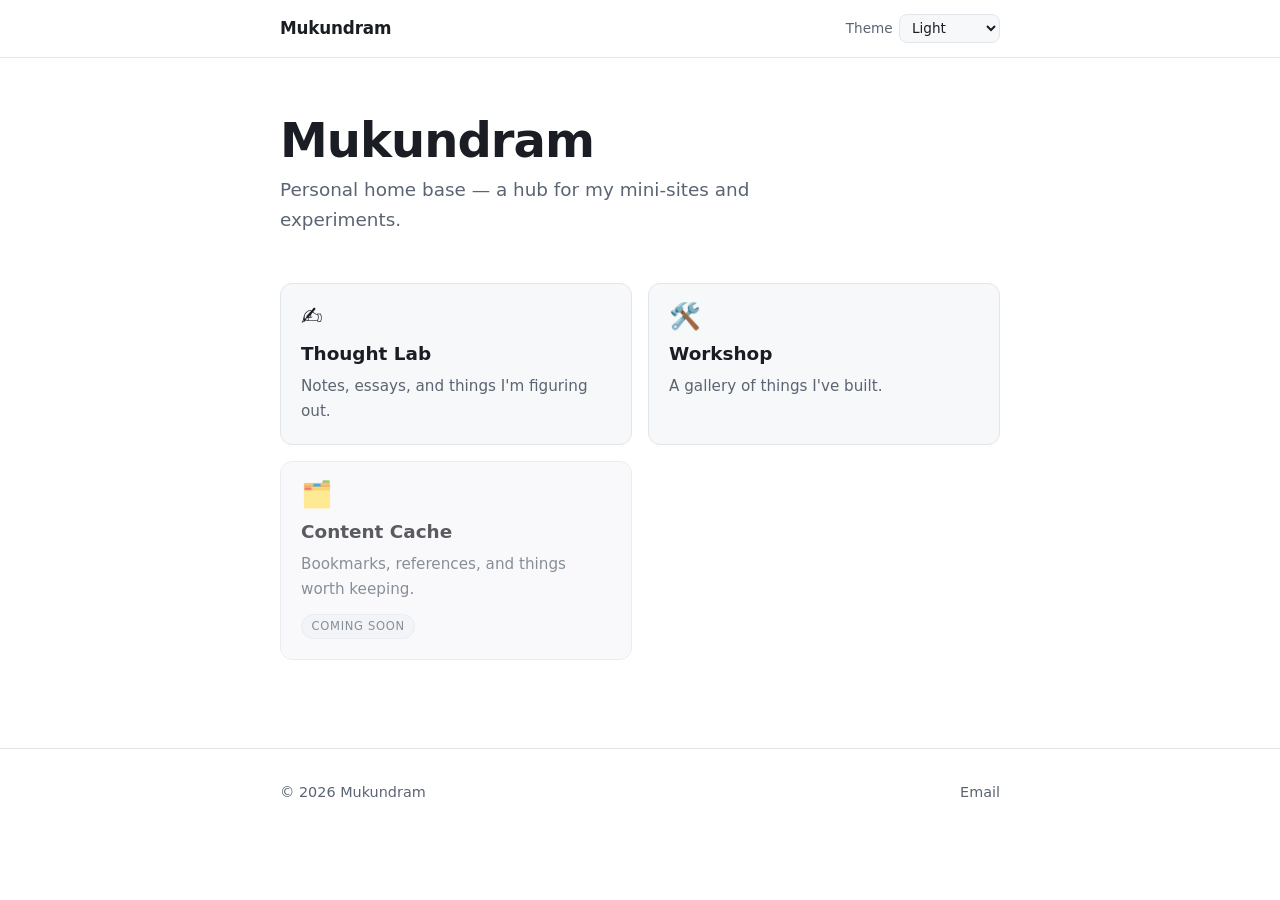
<file: index.html>
<!doctype html>
<html lang="en" data-theme="light">

<head>
  <meta charset="utf-8" />
  <meta name="viewport" content="width=device-width, initial-scale=1" />
  <title>Mukundram</title>
  <meta name="description" content="Personal home base — a hub for my mini-sites and experiments." />
  <link rel="icon"
    href="data:image/svg+xml,<svg xmlns='http://www.w3.org/2000/svg' viewBox='0 0 100 100'><text y='.9em' font-size='90'>🏠</text></svg>" />

  <!-- Anti-flash: set the saved theme before first paint. Key must match
       STORAGE_KEY in config/themes.config.js. -->
  <script>
    (function () {
      try {
        var t = localStorage.getItem("site-theme");
        if (t) document.documentElement.setAttribute("data-theme", t);
      } catch (e) { }
    })();
  </script>

  <link rel="stylesheet" href="assets/css/themes.css" />
  <link rel="stylesheet" href="assets/css/base.css" />
</head>

<body>
  <header id="site-header"></header>

  <main class="container">
    <section id="hero" class="hero"><!-- rendered by hub.js --></section>
    <section id="minisites" class="card-grid" aria-label="Mini-sites"><!-- rendered by hub.js --></section>
  </main>

  <footer id="site-footer"></footer>

  <script type="module" src="assets/js/hub.js"></script>
</body>

</html>
</file>
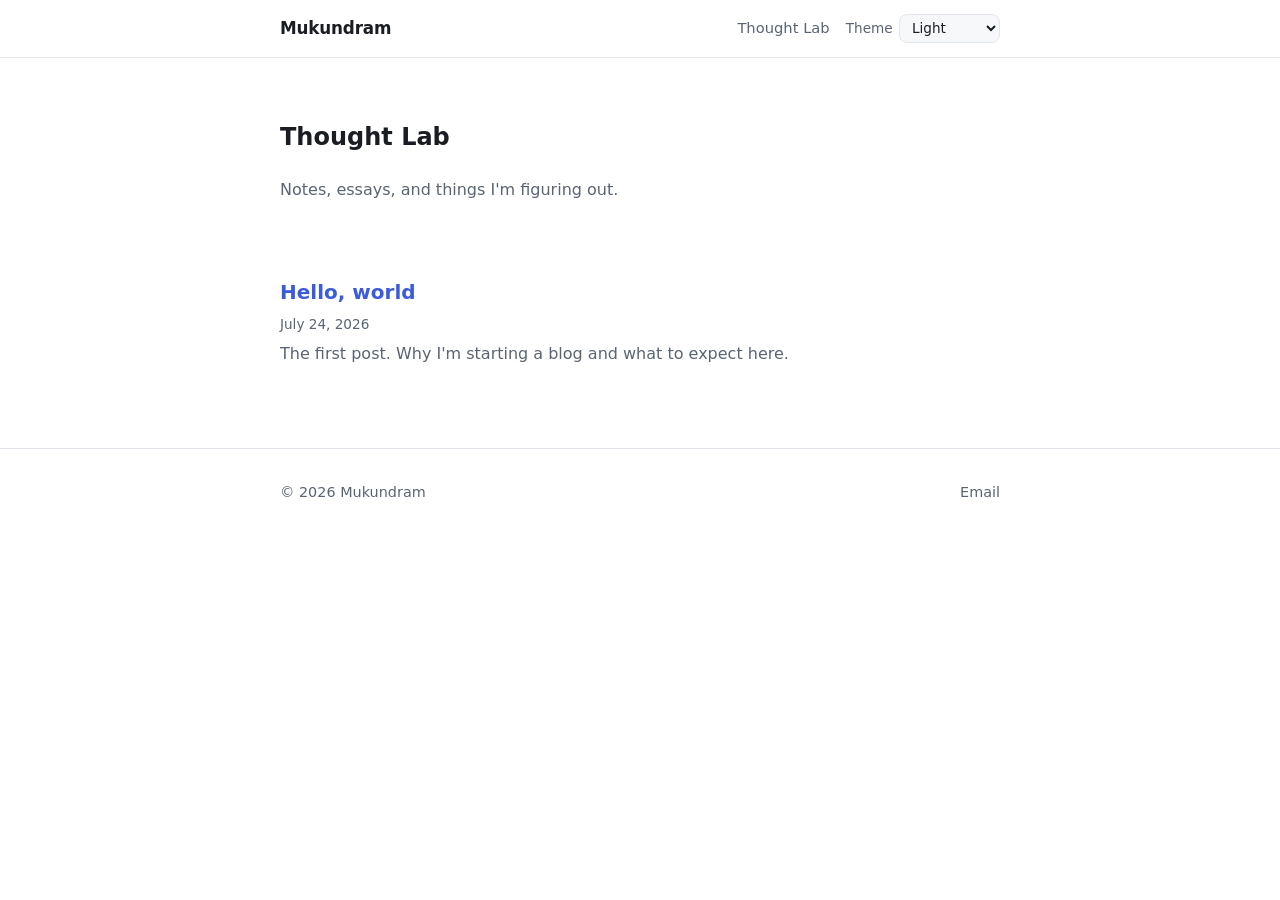
<file: thought-lab/index.html>
<!doctype html>
<html lang="en" data-theme="light">

<head>
  <meta charset="utf-8" />
  <meta name="viewport" content="width=device-width, initial-scale=1" />
  <title>Thought Lab · Mukundram</title>
  <meta name="description" content="Notes, essays, and things I'm figuring out." />
  <link rel="icon"
    href="data:image/svg+xml,<svg xmlns='http://www.w3.org/2000/svg' viewBox='0 0 100 100'><text y='.9em' font-size='90'>✍️</text></svg>" />

  <!-- Anti-flash theme (key must match STORAGE_KEY in config/themes.config.js) -->
  <script>
    (function () {
      try {
        var t = localStorage.getItem("site-theme");
        if (t) document.documentElement.setAttribute("data-theme", t);
      } catch (e) { }
    })();
  </script>

  <link rel="stylesheet" href="../assets/css/themes.css" />
  <link rel="stylesheet" href="../assets/css/base.css" />
</head>

<body>
  <header id="site-header"></header>

  <main class="container">
    <section id="thought-lab-head" style="padding-block: 2.5rem 0.5rem;"><!-- rendered by thought-lab.js --></section>
    <ul id="post-list" class="post-list">
      <li class="state">Loading posts…</li>
    </ul>
  </main>

  <footer id="site-footer"></footer>

  <script type="module" src="thought-lab.js"></script>
</body>

</html>
</file>
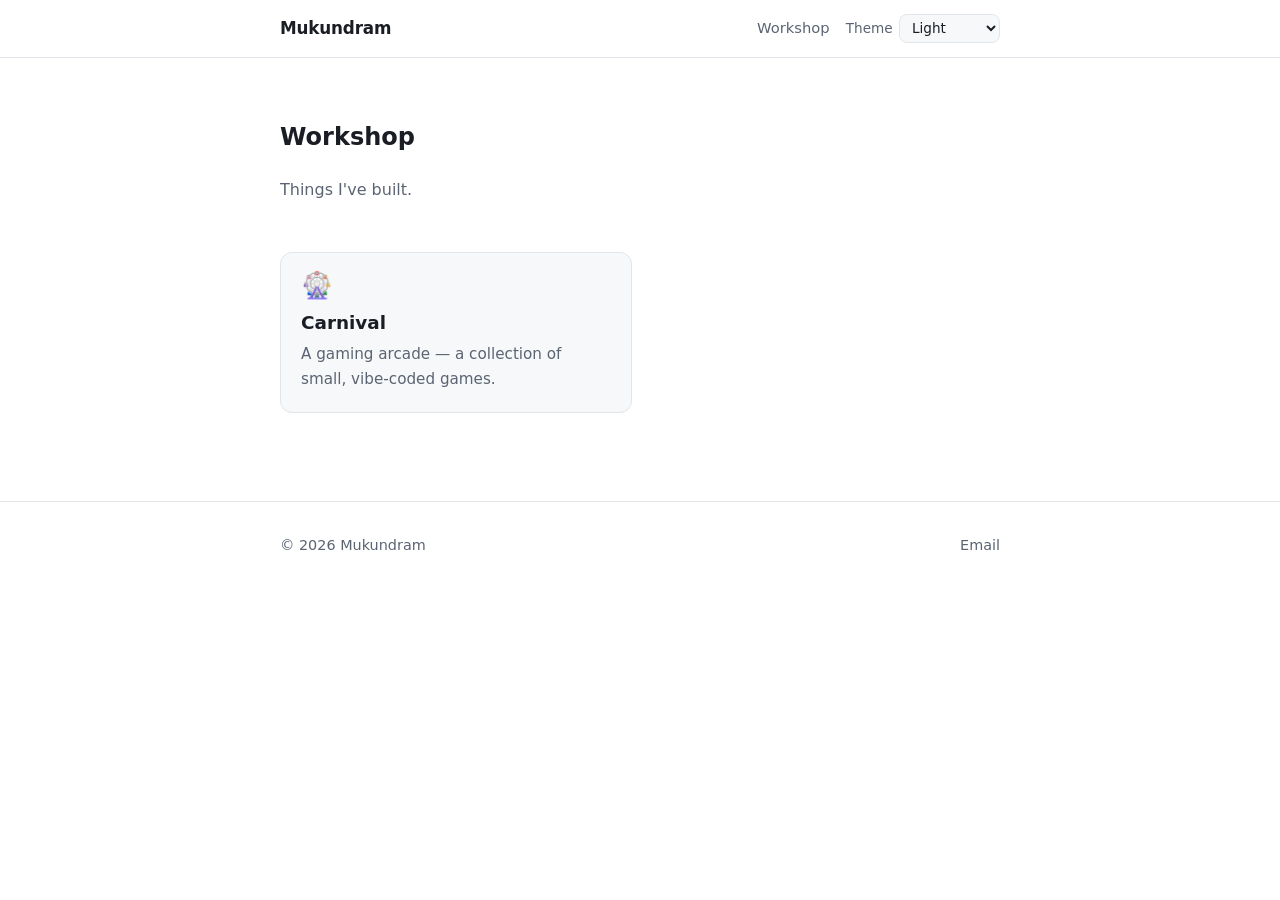
<file: workshop/index.html>
<!doctype html>
<html lang="en" data-theme="light">
<head>
  <meta charset="utf-8" />
  <meta name="viewport" content="width=device-width, initial-scale=1" />
  <title>Workshop · Mukundram</title>
  <meta name="description" content="Things I've built." />
  <link rel="icon" href="data:image/svg+xml,<svg xmlns='http://www.w3.org/2000/svg' viewBox='0 0 100 100'><text y='.9em' font-size='90'>🛠️</text></svg>" />

  <!-- Anti-flash theme (key must match STORAGE_KEY in config/themes.config.js) -->
  <script>
    (function () {
      try {
        var t = localStorage.getItem("site-theme");
        if (t) document.documentElement.setAttribute("data-theme", t);
      } catch (e) { }
    })();
  </script>

  <link rel="stylesheet" href="../assets/css/themes.css" />
  <link rel="stylesheet" href="../assets/css/base.css" />
</head>
<body>
  <header id="site-header"></header>

  <main class="container">
    <section id="workshop-head" style="padding-block: 2.5rem 0.5rem;"><!-- rendered by workshop.js --></section>
    <section id="projects" class="card-grid" aria-label="Projects"><!-- rendered by workshop.js --></section>
  </main>

  <footer id="site-footer"></footer>

  <script type="module" src="workshop.js"></script>
</body>
</html>
</file>
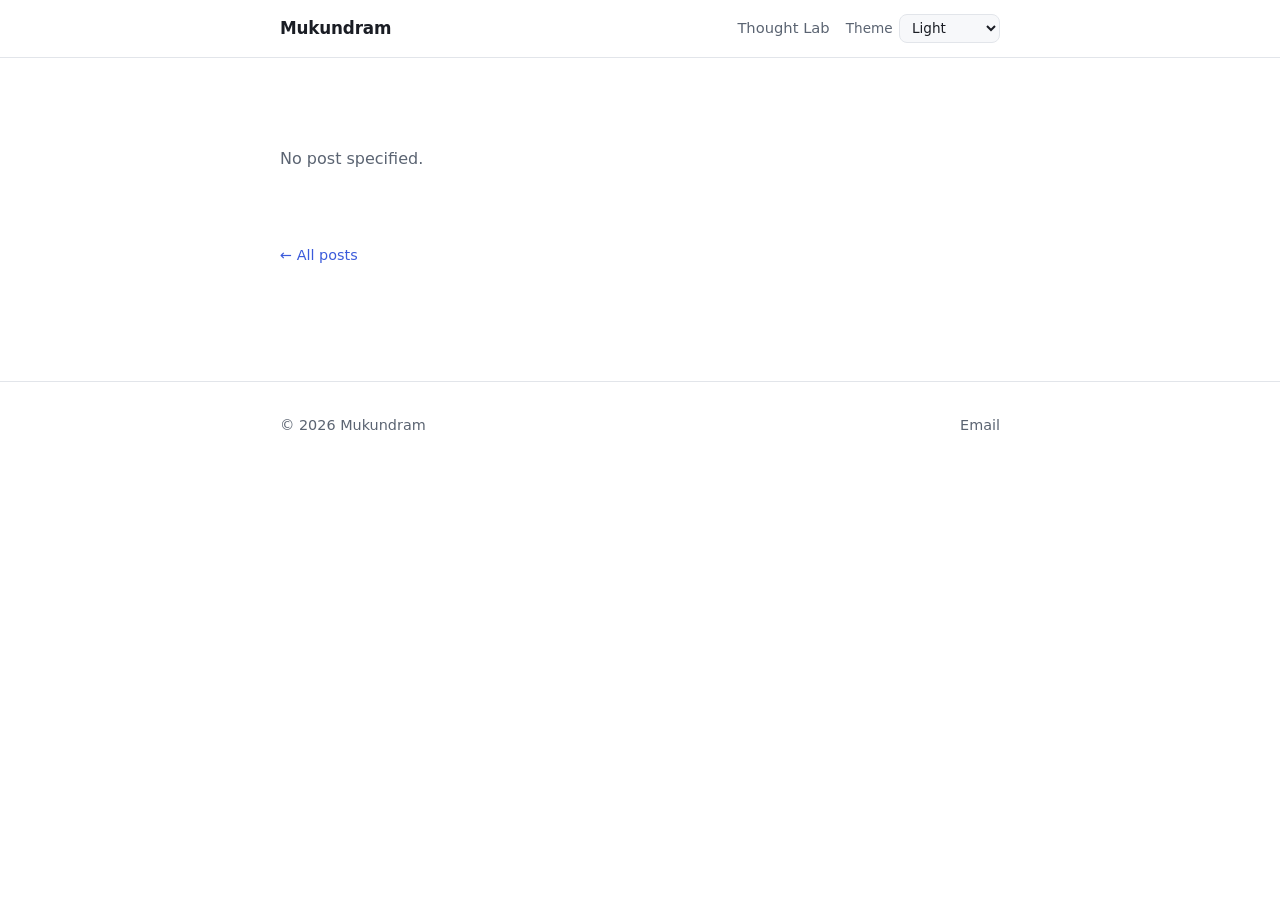
<file: thought-lab/post.html>
<!doctype html>
<html lang="en" data-theme="light">
<head>
  <meta charset="utf-8" />
  <meta name="viewport" content="width=device-width, initial-scale=1" />
  <title>Post · Thought Lab</title>
  <link rel="icon" href="data:image/svg+xml,<svg xmlns='http://www.w3.org/2000/svg' viewBox='0 0 100 100'><text y='.9em' font-size='90'>✍️</text></svg>" />

  <!-- Anti-flash theme (key must match STORAGE_KEY in config/themes.config.js) -->
  <script>
    (function () {
      try {
        var t = localStorage.getItem("site-theme");
        if (t) document.documentElement.setAttribute("data-theme", t);
      } catch (e) {}
    })();
  </script>

  <link rel="stylesheet" href="../assets/css/themes.css" />
  <link rel="stylesheet" href="../assets/css/base.css" />
</head>
<body>
  <header id="site-header"></header>

  <main class="container">
    <article class="post">
      <div id="post-meta" class="post__meta"></div>
      <div id="post"><p class="state">Loading…</p></div>
    </article>
  </main>

  <footer id="site-footer"></footer>

  <script type="module" src="post.js"></script>
</body>
</html>
</file>
<file: assets/css/themes.css>
/* ===========================================================================
 * Theme aggregator
 * ---------------------------------------------------------------------------
 * Themes are kept one-per-file for modularity. This file just imports them.
 * Adding a theme = create themes/<id>.css, add an @import here, and register
 * it in config/themes.config.js.
 *
 * The active theme is selected by the `data-theme` attribute on <html>,
 * which is set by assets/js/theme-switcher.js.
 * =========================================================================== */

@import "themes/light.css";
@import "themes/dark.css";
@import "themes/solarized.css";
@import "themes/terminal.css";
</file>
<file: assets/css/base.css>
/* ===========================================================================
 * base.css — shared layout & components for every page/mini-site.
 * Colors are never hard-coded here; they come from the active theme's
 * CSS variables (see assets/css/themes/*). This is what makes theming work
 * everywhere at once.
 * =========================================================================== */

*, *::before, *::after { box-sizing: border-box; }

:root {
  --font-sans: system-ui, -apple-system, "Segoe UI", Roboto, Helvetica, Arial, sans-serif;
  --font-mono: "SF Mono", ui-monospace, "JetBrains Mono", Menlo, Consolas, monospace;
  --maxw: 760px;
  --radius: 12px;
  --space: 1rem;
}

html { scroll-behavior: smooth; }

body {
  margin: 0;
  font-family: var(--font-sans);
  background: var(--bg);
  color: var(--text);
  line-height: 1.65;
  -webkit-font-smoothing: antialiased;
  transition: background 0.2s ease, color 0.2s ease;
}

a { color: var(--accent); text-decoration: none; }
a:hover { color: var(--accent-hover); text-decoration: underline; }

img { max-width: 100%; height: auto; }

.container {
  width: 100%;
  max-width: var(--maxw);
  margin-inline: auto;
  padding-inline: 1.25rem;
}
.container--wide { max-width: 1040px; }

/* ---- Header / chrome (injected by components.js) ---- */
.site-header {
  border-bottom: 1px solid var(--border);
  background: color-mix(in srgb, var(--bg) 88%, transparent);
  backdrop-filter: saturate(1.2) blur(8px);
  position: sticky;
  top: 0;
  z-index: 10;
}
.site-header__inner {
  display: flex;
  align-items: center;
  justify-content: space-between;
  gap: 1rem;
  padding-block: 0.85rem;
}
.brand {
  font-weight: 700;
  font-size: 1.05rem;
  color: var(--text);
  text-decoration: none;
  letter-spacing: -0.01em;
}
.brand:hover { text-decoration: none; color: var(--accent); }
.header-nav { display: flex; align-items: center; gap: 1rem; }
.header-nav a { color: var(--text-muted); font-size: 0.92rem; }
.header-nav a:hover { color: var(--accent); text-decoration: none; }

/* ---- Theme picker ---- */
.theme-picker {
  display: inline-flex;
  align-items: center;
  gap: 0.4rem;
  font-size: 0.85rem;
  color: var(--text-muted);
}
.theme-picker select {
  font: inherit;
  color: var(--text);
  background: var(--surface);
  border: 1px solid var(--border);
  border-radius: 8px;
  padding: 0.3rem 0.5rem;
  cursor: pointer;
}
.theme-picker select:focus-visible {
  outline: 2px solid var(--accent);
  outline-offset: 1px;
}

/* ---- Footer ---- */
.site-footer {
  border-top: 1px solid var(--border);
  margin-top: 4rem;
  padding-block: 2rem;
  color: var(--text-muted);
  font-size: 0.9rem;
}
.site-footer__inner {
  display: flex;
  flex-wrap: wrap;
  gap: 0.5rem 1.25rem;
  align-items: center;
  justify-content: space-between;
}
.site-footer a { color: var(--text-muted); }
.site-footer a:hover { color: var(--accent); }

/* ---- Hero (hub landing) ---- */
.hero { padding-block: 3.5rem 1.5rem; }
.hero h1 { font-size: clamp(2rem, 6vw, 3rem); line-height: 1.1; margin: 0 0 0.5rem; letter-spacing: -0.02em; }
.hero p { font-size: 1.15rem; color: var(--text-muted); margin: 0; max-width: 46ch; }

/* ---- Mini-site card grid ---- */
.card-grid {
  display: grid;
  grid-template-columns: repeat(auto-fill, minmax(240px, 1fr));
  gap: 1rem;
  padding-block: 1.5rem;
}
.card {
  display: block;
  background: var(--surface);
  border: 1px solid var(--border);
  border-radius: var(--radius);
  padding: 1.25rem;
  color: inherit;
  text-decoration: none;
  transition: transform 0.15s ease, box-shadow 0.15s ease, border-color 0.15s ease;
}
a.card:hover {
  transform: translateY(-3px);
  box-shadow: var(--shadow);
  border-color: var(--accent);
  text-decoration: none;
}
.card__icon { font-size: 1.6rem; line-height: 1; }
.card__title { margin: 0.6rem 0 0.25rem; font-size: 1.15rem; font-weight: 650; }
.card__desc { margin: 0; color: var(--text-muted); font-size: 0.95rem; }
.card__badge {
  display: inline-block;
  margin-top: 0.75rem;
  font-size: 0.72rem;
  text-transform: uppercase;
  letter-spacing: 0.06em;
  color: var(--text-muted);
  background: var(--surface-2);
  border: 1px solid var(--border);
  border-radius: 999px;
  padding: 0.15rem 0.6rem;
}
.card--soon { opacity: 0.72; cursor: default; }

/* ---- Thought Lab: post list ---- */
.post-list { list-style: none; padding: 0; margin: 2rem 0; display: grid; gap: 0.25rem; }
.post-list__item { padding-block: 1rem; border-bottom: 1px solid var(--border); }
.post-list__item:last-child { border-bottom: none; }
.post-list__title { font-size: 1.25rem; margin: 0 0 0.25rem; font-weight: 650; }
.post-list__meta { color: var(--text-muted); font-size: 0.85rem; }
.post-list__excerpt { margin: 0.4rem 0 0; color: var(--text-muted); }

/* ---- Thought Lab: single post (rendered markdown) ---- */
.post { padding-block: 2rem; }
.post__meta { color: var(--text-muted); font-size: 0.9rem; margin-bottom: 1.5rem; }
.prose h1 { font-size: clamp(1.8rem, 5vw, 2.5rem); line-height: 1.15; letter-spacing: -0.02em; }
.prose h2 { margin-top: 2.2rem; }
.prose h3 { margin-top: 1.8rem; }
.prose p, .prose ul, .prose ol, .prose blockquote { font-size: 1.05rem; }
.prose blockquote {
  margin: 1.5rem 0;
  padding: 0.25rem 1.1rem;
  border-left: 3px solid var(--accent);
  color: var(--text-muted);
}
.prose code {
  font-family: var(--font-mono);
  font-size: 0.9em;
  background: var(--code-bg);
  border: 1px solid var(--border);
  border-radius: 5px;
  padding: 0.1em 0.4em;
}
.prose pre {
  background: var(--code-bg);
  border: 1px solid var(--border);
  border-radius: var(--radius);
  padding: 1rem;
  overflow-x: auto;
}
.prose pre code { background: none; border: none; padding: 0; }
.prose img { border-radius: var(--radius); }
.prose hr { border: none; border-top: 1px solid var(--border); margin: 2.5rem 0; }

/* ---- Utility ---- */
.muted { color: var(--text-muted); }
.back-link { display: inline-block; margin-top: 1.5rem; font-size: 0.9rem; }
.state { padding-block: 2rem; color: var(--text-muted); }

@media (max-width: 480px) {
  .header-nav { gap: 0.6rem; }
  .header-nav .nav-link { display: none; } /* keep theme picker, hide extra links on tiny screens */
}
</file>
